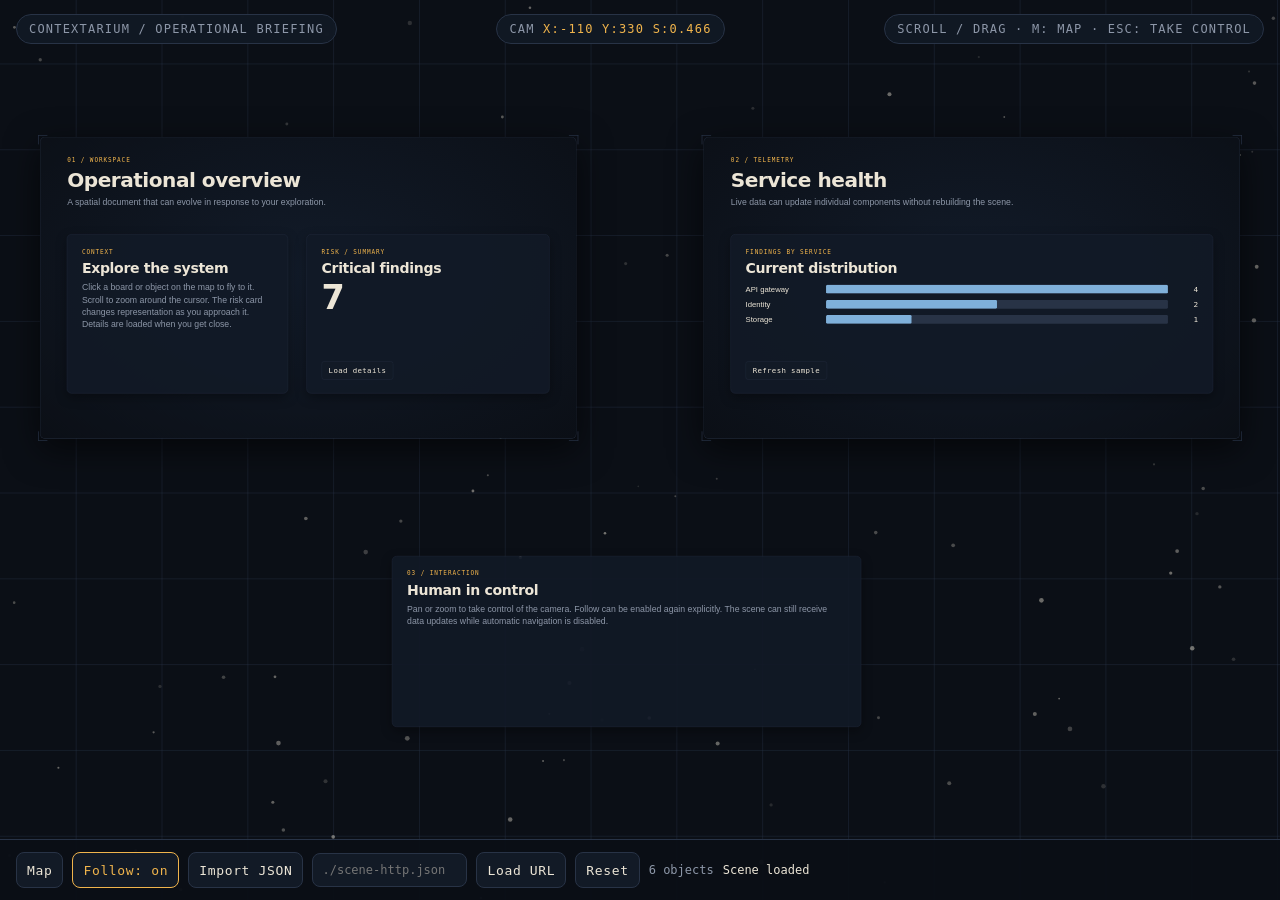
<file: index.html>
<!doctype html><html lang="en"><head><meta charset="utf-8"><meta name="viewport" content="width=device-width,initial-scale=1,viewport-fit=cover"><title>Contextarium — spatial workspace</title><meta http-equiv="Content-Security-Policy" content="default-src 'none'; script-src 'unsafe-inline'; style-src 'unsafe-inline'; connect-src 'self'; img-src 'self' data:; base-uri 'none'; form-action 'none'"><style>
:root{
  --ink:#0B0F16;
  --ink2:#121A26;
  --ink3:#172233;
  --line:#283346;
  --paper:#ECE5D6;
  --dim:#8D97A8;
  --sig:#F0B44C;   /* signal / focal highlight */
  --sense:#7FB0DA; /* geometry / camera / sensors */
  --earth:#D27A45; /* clock / grounding */
  --haze:#B486E6;  /* transforms / reveals */
  --ok:#5CCB8A;    /* active / verified */
  --display:"Bricolage Grotesque","Avenir Next","Segoe UI",system-ui,sans-serif;
  --body:"IBM Plex Sans","Helvetica Neue",Arial,sans-serif;
  --mono:"IBM Plex Mono",ui-monospace,"SF Mono",Menlo,monospace;
  color-scheme:dark;
}
*{box-sizing:border-box}
html,body{height:100%;margin:0;padding:0}
body{
  background:var(--ink);
  color:var(--paper);
  font-family:var(--body);
  overflow:hidden;
  user-select:auto;
}

/* Stage & World */
#stage{position:fixed;inset:0;overflow:hidden;cursor:default;touch-action:none}
#stage.explore{cursor:grab}
#stage.explore.drag{cursor:grabbing}
#bg{position:absolute;inset:0;width:100%;height:100%;display:block}
#world{position:absolute;left:0;top:0;transform-origin:0 0}
#macro{position:absolute;left:-14000px;top:-14000px;width:28000px;height:28000px;overflow:visible;pointer-events:none}

/* Drafting Boards */
.board{
  position:absolute;
  width:1600px;
  height:900px;
  transform-origin:800px 450px;
  background:radial-gradient(ellipse at 50% 45%, #121B29, #0B0F16);
  border:1px solid rgba(40,51,70,.85);
  border-radius:14px;
  box-shadow:0 30px 100px rgba(0,0,0,.6);
}
.board.clickable{cursor:pointer}
.board.clickable:hover{border-color:var(--sig);box-shadow:0 0 0 2px rgba(240,180,76,.35),0 30px 100px rgba(0,0,0,.65)}
.board>svg{position:absolute;inset:0;width:1600px;height:900px;overflow:visible;pointer-events:none}
.board .h{position:absolute}

/* Architectural Corner Marks & Title Block */
.sheet-mark{position:absolute;width:28px;height:28px;border-color:var(--line);border-style:solid;border-width:0;pointer-events:none}
.tl{left:-7px;top:-7px;border-left-width:2px;border-top-width:2px}
.tr{right:-7px;top:-7px;border-right-width:2px;border-top-width:2px}
.bl{left:-7px;bottom:-7px;border-left-width:2px;border-bottom-width:2px}
.br{right:-7px;bottom:-7px;border-right-width:2px;border-bottom-width:2px}
.tblock{
  position:absolute;right:28px;bottom:20px;
  font:500 14px/1 var(--mono);color:var(--dim);
  letter-spacing:.14em;text-transform:uppercase;
  display:flex;gap:18px;border-top:1px solid var(--line);padding-top:10px;
  pointer-events:none;
}
.tblock b{color:var(--paper);font-weight:500}

/* Board Typography */
.eyebrow{left:84px;top:56px;font:500 17px/1 var(--mono);letter-spacing:.2em;text-transform:uppercase;color:var(--sig)}
.h2{left:84px;top:88px;font:700 56px/1.04 var(--display);letter-spacing:-.02em;max-width:1180px;text-wrap:balance}
.txt{font:400 23px/1.38 var(--body);color:var(--paper)}
.small{font:400 18px/1.4 var(--body);color:var(--dim)}
.code{
  font:500 18px/1.45 var(--mono);
  background:var(--ink);
  border:1px solid var(--line);
  border-radius:10px;
  padding:14px 18px;
  color:var(--paper);
}
.card{
  background:rgba(18,26,38,.92);
  border:1.5px solid var(--line);
  border-radius:14px;
  padding:20px 22px;
  box-shadow:0 12px 32px rgba(0,0,0,.35);
}
.pill{
  display:inline-block;
  border:1.5px solid currentColor;
  border-radius:999px;
  padding:4px 12px;
  font:500 14px/1.1 var(--mono);
  letter-spacing:.1em;
  text-transform:uppercase;
}

/* SVG Styles */
svg text{font-family:var(--mono);fill:var(--paper)}
svg .t-lab{font:500 19px var(--mono);letter-spacing:.08em;text-transform:uppercase}
svg .t-sm{font:400 16px var(--mono);fill:var(--dim)}
svg .t-disp{font:700 28px var(--display)}
.stroke{fill:none;stroke-linecap:round;stroke-linejoin:round}
.s-sig{stroke:var(--sig)}.s-sense{stroke:var(--sense)}.s-earth{stroke:var(--earth)}.s-haze{stroke:var(--haze)}.s-ok{stroke:var(--ok)}.s-line{stroke:var(--line)}.s-dim{stroke:var(--dim)}.s-paper{stroke:var(--paper)}
.f-sig{fill:var(--sig)}.f-sense{fill:var(--sense)}.f-earth{fill:var(--earth)}.f-haze{fill:var(--haze)}.f-ok{fill:var(--ok)}.f-ink{fill:var(--ink)}.f-ink2{fill:var(--ink2)}.f-paper{fill:var(--paper)}.f-dim{fill:var(--dim)}
.c-sig{color:var(--sig)}.c-sense{color:var(--sense)}.c-earth{color:var(--earth)}.c-haze{color:var(--haze)}.c-ok{color:var(--ok)}.c-dim{color:var(--dim)}

/* Reveal Vocabulary */
[data-c]{
  transition:
    opacity .65s ease,
    transform .9s cubic-bezier(.2,.9,.2,1),
    clip-path 1s cubic-bezier(.7,0,.2,1),
    stroke-dashoffset 1.3s cubic-bezier(.65,0,.25,1);
}
svg [data-c]{transform-box:fill-box;transform-origin:center}
.rv{opacity:0;transform:translateY(22px)}
.pop{opacity:0;transform:scale(.45)}
.pop.on{transition:opacity .38s ease, transform .75s cubic-bezier(.22,1,.36,1)}
.fade{opacity:0}
.slide{opacity:0;transform:translateX(-46px)}
.mask{clip-path:inset(-10% 100% -10% 0)}
.mask.on{clip-path:inset(-10% -4% -10% -4%)}
.draw{stroke-dasharray:1 1;stroke-dashoffset:1}
.draw.on{stroke-dashoffset:0}
path.draw[marker-end]:not(.on),path.draw[marker-start]:not(.on){opacity:0}
.on{opacity:1;transform:none}

/* Ambient Motion */
@keyframes spin{to{transform:rotate(360deg)}}
@keyframes spinr{to{transform:rotate(-360deg)}}
@keyframes breathe{50%{opacity:.4}}
@keyframes bob{50%{transform:translateY(-10px)}}
@keyframes dashflow{to{stroke-dashoffset:-40}}
.spin-slow{animation:spin 50s linear infinite;transform-box:fill-box;transform-origin:center}
.spin-rev{animation:spinr 36s linear infinite;transform-box:fill-box;transform-origin:center}
.breathe.on{animation:breathe 2.6s ease-in-out infinite}
.bob.on{animation:bob 3.2s ease-in-out infinite}
.flow{stroke-dasharray:8 12;animation:dashflow 1.4s linear infinite}

/* Top Telemetry / Hint Pill */
#hud{
  position:fixed;top:14px;left:16px;right:16px;
  display:flex;align-items:center;justify-content:space-between;gap:12px;
  pointer-events:none;z-index:5;
}
.pillbar{
  font:500 12px var(--mono);letter-spacing:.1em;text-transform:uppercase;
  color:var(--dim);
  background:rgba(18,26,38,.86);
  border:1px solid var(--line);
  padding:7px 12px;border-radius:999px;
  backdrop-filter:blur(6px);
  white-space:nowrap;
}
.pillbar b{color:var(--sig);font-weight:500}
#hint{transition:opacity .35s}
#hint.hide{opacity:0}

.btn{
  appearance:none;border:1px solid var(--line);
  background:var(--ink2);color:var(--paper);
  height:36px;min-width:36px;border-radius:8px;
  font:500 13px var(--mono);letter-spacing:.05em;
  display:inline-flex;align-items:center;justify-content:center;gap:6px;
  cursor:pointer;padding:0 10px;
  transition:border-color .15s, color .15s;
}
.btn:hover{border-color:var(--dim)}
.btn:focus-visible{outline:2px solid var(--sig);outline-offset:2px}
.btn[aria-pressed="true"]{border-color:var(--sig);color:var(--sig)}

/* Contextarium: arbitrary bounds and native interactive components. */
#stage{cursor:grab}#stage.drag{cursor:grabbing}#world{will-change:auto}.node{position:absolute;transform-origin:0 0;user-select:text;cursor:default}.node[hidden]{display:none}.node.clickable{cursor:pointer}.node:focus-visible{outline:3px solid var(--sig);outline-offset:6px}.node.card{padding:0;overflow:hidden}.node.board{overflow:visible}.node-content{position:relative;height:100%;padding:40px 44px;overflow:hidden;display:flex;flex-direction:column;gap:16px}.board>.node-content{padding:56px 80px;overflow:visible}.node-label{font:500 18px var(--mono);letter-spacing:.15em;text-transform:uppercase;color:var(--sig)}.node-title{font:700 42px/1.1 var(--display);margin:0;letter-spacing:-.025em}.board .node-title{font-size:60px}.node-text{font:400 26px/1.4 var(--body);color:var(--dim);margin:0;max-width:100%;overflow-wrap:anywhere}.board .node-text{max-width:1300px}.metric{font:700 100px/1 var(--display);font-variant-numeric:tabular-nums}.node-actions{display:flex;gap:12px;flex-wrap:wrap;margin-top:auto}.node-actions .btn{height:auto;padding:14px 20px;font-size:22px;white-space:normal;cursor:pointer}.node-list{font:24px/1.5 var(--body);margin:0;padding-left:28px}.chart{display:grid;gap:18px;margin-top:10px}.bar-row{display:grid;grid-template-columns:220px 1fr 70px;gap:20px;align-items:center;font:23px var(--body)}.bar-track{height:26px;background:var(--line);border-radius:4px;overflow:hidden}.bar-value{height:100%;background:var(--sense);border-radius:4px}.bar-number{font:23px var(--mono);text-align:right}.table-wrap{overflow:auto;max-height:250px;touch-action:pan-y}table{border-collapse:collapse;width:100%;font:24px var(--body)}td,th{text-align:left;padding:14px;border-bottom:1px solid var(--line)}th{font:500 18px var(--mono);color:var(--dim);text-transform:uppercase}#hud .pillbar{overflow:hidden;text-overflow:ellipsis;max-width:45vw}#hud{top:14px}#toolbar{position:fixed;bottom:0;left:0;right:0;display:flex;gap:9px;align-items:center;flex-wrap:wrap;padding:12px 16px;background:rgba(11,15,22,.96);border-top:1px solid var(--line);z-index:9}#status{font:12px var(--mono);color:var(--paper);flex:1;min-width:100px}#scene-url{width:155px;max-width:24vw;background:var(--ink2);border:1px solid var(--line);color:var(--paper);border-radius:8px;padding:9px;font:12px var(--mono)}#count{font:12px var(--mono);color:var(--dim)}@media(max-width:650px){#camHud{display:none}#toolbar{gap:5px;padding:8px}#scene-url{width:95px}#status{flex-basis:100%}}@media(prefers-reduced-motion:reduce){*,*::before,*::after{animation:none!important;transition:none!important}}
</style></head><body><div id="stage" class="explore" aria-label="Spatial workspace"><canvas id="bg" aria-hidden="true"></canvas><div id="world"></div></div><div id="hud"><div class="pillbar" id="title">Contextarium</div><div class="pillbar" id="camHud">CAM <b id="camReadout"></b></div><div class="pillbar">Scroll / drag · M: map · Esc: take control</div></div><div id="toolbar"><button class="btn" id="map" type="button">Map</button><button class="btn" id="follow" type="button" aria-pressed="true">Follow: on</button><button class="btn" id="import" type="button">Import JSON</button><input id="file" type="file" accept="application/json,.json" hidden><input id="scene-url" aria-label="Scene URL" placeholder="./scene-http.json"><button class="btn" id="load-url" type="button">Load URL</button><button class="btn" id="reset" type="button">Reset</button><span id="count"></span><span id="status" role="status"></span></div><script type="application/json" id="demo">{"version": 1, "title": "Contextarium / operational briefing", "objects": [{"id": "briefing", "type": "board", "x": -1900, "y": -550, "w": 1600, "h": 900, "props": {"label": "01 / WORKSPACE", "title": "Operational overview", "text": "A spatial document that can evolve in response to your exploration."}}, {"id": "summary", "type": "text", "x": 80, "y": 290, "w": 660, "h": 475, "props": {"label": "CONTEXT", "title": "Explore the system", "text": "Click a board or object on the map to fly to it. Scroll to zoom around the cursor. The risk card changes representation as you approach it. Details are loaded when you get close."}, "parent": "briefing"}, {"id": "risk", "type": "metric", "x": 795, "y": 290, "w": 725, "h": 475, "props": {"label": "RISK / SUMMARY", "title": "Critical findings", "value": 7, "buttons": [{"label": "Load details", "event": "details"}]}, "variants": [{"minZoom": 0.8, "type": "metric", "props": {"text": "Three services need review. Details can be discovered by zooming or clicking."}}], "parent": "briefing"}, {"id": "services", "type": "board", "x": 80, "y": -550, "w": 1600, "h": 900, "props": {"label": "02 / TELEMETRY", "title": "Service health", "text": "Live data can update individual components without rebuilding the scene."}}, {"id": "trend", "type": "chart", "x": 80, "y": 290, "w": 1440, "h": 475, "props": {"label": "FINDINGS BY SERVICE", "title": "Current distribution", "items": [{"label": "API gateway", "value": 4}, {"label": "Identity", "value": 2}, {"label": "Storage", "value": 1}], "buttons": [{"label": "Refresh sample", "event": "refresh"}]}, "parent": "services"}, {"id": "notes", "type": "text", "x": -850, "y": 700, "w": 1400, "h": 510, "props": {"label": "03 / INTERACTION", "title": "Human in control", "text": "Pan or zoom to take control of the camera. Follow can be enabled again explicitly. The scene can still receive data updates while automatic navigation is disabled."}}], "behaviours": [{"id": "discover", "on": {"event": "camera.enter", "target": "risk", "minZoom": 1.25}, "actions": [{"command": "data.fetch", "source": "risk-details"}], "once": true}, {"id": "details-click", "on": {"event": "widget.action", "target": "risk", "name": "details"}, "actions": [{"command": "data.fetch", "source": "risk-click"}]}, {"id": "refresh", "on": {"event": "widget.action", "target": "trend", "name": "refresh"}, "actions": [{"command": "data.fetch", "source": "telemetry"}]}], "sources": {"risk-details": {"kind": "inline", "commands": [{"command": "object.update", "target": "risk", "props": {"value": 9}}, {"command": "object.upsert", "object": {"id": "details", "type": "board", "x": 1900, "y": -550, "w": 1600, "h": 900, "props": {"label": "04 / DISCOVERED", "title": "Affected services", "text": "This board was created by a JSON response, not embedded as HTML."}}}, {"command": "object.upsert", "object": {"id": "findings", "type": "table", "x": 80, "y": 290, "w": 1440, "h": 475, "props": {"title": "Prioritized findings", "columns": ["Service", "Severity", "Open"], "rows": [["API gateway", "Critical", 5], ["Identity", "Critical", 3], ["Storage", "Critical", 1]], "buttons": [{"label": "Return to overview", "event": "return"}]}, "parent": "details"}}, {"command": "object.move", "target": "notes", "x": 300, "y": 850}, {"command": "behaviour.upsert", "behaviour": {"id": "return-home", "on": {"event": "widget.action", "target": "findings", "name": "return"}, "actions": [{"command": "camera.overview"}]}}]}, "risk-click": {"kind": "inline", "commands": [{"command": "object.update", "target": "risk", "props": {"value": 9}}, {"command": "object.upsert", "object": {"id": "details", "type": "board", "x": 1900, "y": -550, "w": 1600, "h": 900, "props": {"label": "04 / DISCOVERED", "title": "Affected services", "text": "This board was created by a JSON response, not embedded as HTML."}}}, {"command": "object.upsert", "object": {"id": "findings", "type": "table", "x": 80, "y": 290, "w": 1440, "h": 475, "props": {"title": "Prioritized findings", "columns": ["Service", "Severity", "Open"], "rows": [["API gateway", "Critical", 5], ["Identity", "Critical", 3], ["Storage", "Critical", 1]], "buttons": [{"label": "Return to overview", "event": "return"}]}, "parent": "details"}}, {"command": "object.move", "target": "notes", "x": 300, "y": 850}, {"command": "behaviour.upsert", "behaviour": {"id": "return-home", "on": {"event": "widget.action", "target": "findings", "name": "return"}, "actions": [{"command": "camera.overview"}]}}, {"command": "camera.focus", "target": "details"}]}, "telemetry": {"kind": "inline", "commands": [{"command": "object.update", "target": "trend", "props": {"items": [{"label": "API gateway", "value": 5}, {"label": "Identity", "value": 3}, {"label": "Storage", "value": 1}]}}]}}, "camera": {"initial": "overview"}}</script><script>
/* Camera interpolation and adaptive background derived from the supplied Spatial Explainer reference. */
const ease = p => p < 0.5 ? 4 * p * p * p : 1 - Math.pow(-2 * p + 2, 3) / 2;

function lerpCam(a, b, p, fly) {
  const e = ease(Math.max(0, Math.min(1, p)));
  const x = a.x + (b.x - a.x) * e;
  const y = a.y + (b.y - a.y) * e;
  // Geometric interpolation for scale looks uniform to the eye
  let s = Math.exp(Math.log(a.s) + (Math.log(b.s) - Math.log(a.s)) * e);
  if (fly) {
    // Gentle zoom-out arc midway through long flights
    const dip = Math.sin(e * Math.PI);
    s *= Math.exp(-0.55 * dip);
  }
  return { x, y, s };
}


const cv = document.getElementById('bg');
const ctx = cv.getContext('2d');
let DPR = 1;
function resize() {
  DPR = Math.min(2, devicePixelRatio || 1);
  cv.width = innerWidth * DPR;
  cv.height = innerHeight * DPR;
}
window.addEventListener('resize', resize);
resize();

const dust = Array.from({ length: 120 }, () => ({
  x: Math.random(),
  y: Math.random(),
  z: 0.2 + Math.random() * 0.65,
  a: 0.12 + Math.random() * 0.35,
  r: 0.8 + Math.random() * 1.6
}));

let prevCam = null;
function drawBg(c) {
  const W = innerWidth, Hh = innerHeight, k = baseScale() * c.s;
  ctx.setTransform(DPR, 0, 0, DPR, 0, 0);
  ctx.clearRect(0, 0, W, Hh);

  // Choose an adaptive grid spacing in world units so grid squares stay readable at any zoom
  const rawStep = 90 / k;
  const pow = Math.pow(2, Math.round(Math.log2(rawStep)));
  const step = Math.max(64, pow);
  const pxStep = step * k;

  ctx.strokeStyle = 'rgba(40,51,70,.42)';
  ctx.lineWidth = 1;
  ctx.beginPath();
  const ox = ((W / 2 - c.x * k) % pxStep + pxStep) % pxStep;
  const oy = (((Hh - 36) / 2 - c.y * k) % pxStep + pxStep) % pxStep;
  for (let x = ox; x < W; x += pxStep) { ctx.moveTo(x, 0); ctx.lineTo(x, Hh); }
  for (let y = oy; y < Hh; y += pxStep) { ctx.moveTo(0, y); ctx.lineTo(W, y); }
  ctx.stroke();

  // Parallax dust with motion streaks during camera flight
  const vx = prevCam ? (c.x - prevCam.x) * k : 0;
  const vy = prevCam ? (c.y - prevCam.y) * k : 0;
  const speedPx = Math.hypot(vx, vy);

  for (const d of dust) {
    const sx = ((d.x * W - c.x * k * 0.08 * d.z) % W + W) % W;
    const sy = ((d.y * Hh - c.y * k * 0.08 * d.z) % Hh + Hh) % Hh;
    ctx.fillStyle = `rgba(236,229,214,${d.a})`;
    if (speedPx > 3 && !reducedMotion.matches) {
      ctx.strokeStyle = `rgba(240,180,76,${Math.min(0.45, d.a * 0.9)})`;
      ctx.lineWidth = d.r;
      ctx.beginPath();
      ctx.moveTo(sx, sy);
      ctx.lineTo(sx + vx * 0.35 * d.z, sy + vy * 0.35 * d.z);
      ctx.stroke();
    } else {
      ctx.beginPath();
      ctx.arc(sx, sy, d.r, 0, Math.PI * 2);
      ctx.fill();
    }
  }
  prevCam = { ...c };
}


'use strict';
const world = document.getElementById('world'), stage = document.getElementById('stage');
const $ = id => document.getElementById(id);
const reducedMotion = matchMedia('(prefers-reduced-motion: reduce)');
const clone = x => JSON.parse(JSON.stringify(x));
const own = (o,k) => Object.prototype.hasOwnProperty.call(o,k);
const obj = v => v !== null && typeof v === 'object' && !Array.isArray(v);
const idOK = v => typeof v === 'string' && /^[a-zA-Z][\w-]{0,63}$/.test(v) && !['constructor','prototype','__proto__'].includes(v);
const num = (v,lo,hi) => typeof v === 'number' && Number.isFinite(v) && v>=lo && v<=hi;
const str = (v,n=2000) => typeof v==='string' && v.length<=n;
const fail = m => {throw Error(m)};
const check = (v,m) => {if(!v) fail(m)};
const keys = (o,allowed) => {check(obj(o),'Expected object');for(const k of Object.keys(o))check(allowed.includes(k),`Unexpected field: ${k}`)};
const optional = (o,k,f) => !own(o,k)||f(o[k]);
const catalog = new Set(['board','text','metric','list','chart','table','controls']);
const eventTypes = new Set(['widget.action','camera.enter','camera.leave','scene.ready','data.loaded']);
const LIMIT=250;
const MAX_COORD=1000000;
const MIN_S=.002, MAX_S=16;
function validProps(p){
  keys(p,['label','title','text','value','items','rows','columns','buttons']);
  for(const k of ['label','title','text'])check(optional(p,k,v=>str(v)),`Invalid ${k}`);
  check(optional(p,'value',v=>str(v,200)||num(v,-1e12,1e12)),'Invalid value');
  check(optional(p,'items',v=>Array.isArray(v)&&v.length<=100&&v.every(i=>str(i,300)||(obj(i)&&Object.keys(i).every(k=>['label','value'].includes(k))&&str(i.label,100)&&num(i.value,0,1e12)))),'Invalid items');
  check(optional(p,'columns',v=>Array.isArray(v)&&v.length<=12&&v.every(i=>str(i,100))),'Invalid columns');
  check(optional(p,'rows',v=>Array.isArray(v)&&v.length<=100&&v.every(r=>Array.isArray(r)&&r.length<=12&&r.every(i=>str(i,300)||num(i,-1e12,1e12)))),'Invalid rows');
  check(optional(p,'buttons',v=>Array.isArray(v)&&v.length<=10&&v.every(b=>obj(b)&&Object.keys(b).every(k=>['label','event'].includes(k))&&str(b.label,100)&&idOK(b.event))),'Invalid buttons');
}
function validNode(n){
  keys(n,['id','type','parent','x','y','w','h','props','variants','hidden']);
  check(idOK(n.id)&&catalog.has(n.type),'Invalid object id/type');
  check(optional(n,'parent',v=>v===null||idOK(v)),'Invalid parent');
  check(num(n.x,-MAX_COORD,MAX_COORD)&&num(n.y,-MAX_COORD,MAX_COORD)&&num(n.w,100,20000)&&num(n.h,80,20000),'Invalid object bounds');
  check(optional(n,'hidden',v=>typeof v==='boolean'),'Invalid hidden');
  validProps(n.props);
  check(optional(n,'variants',v=>Array.isArray(v)&&v.length<=8),'Invalid variants');
  let last=0;
  for(const v of n.variants||[]){keys(v,['minZoom','type','props']);check(num(v.minZoom,MIN_S,MAX_S)&&v.minZoom>last,'Variants must be sorted by ascending minZoom');check(catalog.has(v.type)&&v.type!=='board'&&n.type!=='board','Invalid semantic variant type');validProps(v.props);last=v.minZoom;}
}
function validBehaviour(b){
  keys(b,['id','on','once','actions']);check(idOK(b.id),'Invalid behaviour id');
  keys(b.on,['event','target','name','minZoom']);check(eventTypes.has(b.on.event),'Invalid event');
  check(optional(b.on,'target',idOK)&&optional(b.on,'name',idOK)&&optional(b.on,'minZoom',v=>num(v,MIN_S,MAX_S)),'Invalid event filter');
  if(b.on.event.startsWith('camera.'))check(idOK(b.on.target),'Camera rule needs target');
  check(optional(b,'once',v=>typeof v==='boolean'),'Invalid once');check(Array.isArray(b.actions)&&b.actions.length>0&&b.actions.length<=20,'Invalid actions');
  b.actions.forEach(validCommand);
}
function validSource(s){
  check(obj(s),'Invalid source');
  if(s.kind==='inline'){keys(s,['kind','commands']);check(Array.isArray(s.commands)&&s.commands.length<=100,'Invalid inline response');s.commands.forEach(validResponseCommand);}
  else if(s.kind==='http'){keys(s,['kind','url']);check(str(s.url,1000),'Invalid URL');const u=new URL(s.url,location.href);check(['http:','https:'].includes(u.protocol)&&u.origin===location.origin&&!u.username&&!u.password,'HTTP sources must be same-origin');}
  else fail('Unknown source kind');
}
function validCommand(c){
  check(obj(c),'Invalid command');
  switch(c.command){
    case 'object.upsert':keys(c,['command','object']);validNode(c.object);break;
    case 'object.update':keys(c,['command','target','props']);check(idOK(c.target),'Invalid target');validProps(c.props);break;
    case 'object.move':keys(c,['command','target','x','y','parent']);check(idOK(c.target)&&num(c.x,-MAX_COORD,MAX_COORD)&&num(c.y,-MAX_COORD,MAX_COORD)&&optional(c,'parent',v=>v===null||idOK(v)),'Invalid move');break;
    case 'object.resize':keys(c,['command','target','w','h']);check(idOK(c.target)&&num(c.w,100,20000)&&num(c.h,80,20000),'Invalid resize');break;
    case 'object.delete':keys(c,['command','target']);check(idOK(c.target),'Invalid target');break;
    case 'object.visibility':keys(c,['command','target','hidden']);check(idOK(c.target)&&typeof c.hidden==='boolean','Invalid visibility');break;
    case 'behaviour.upsert':keys(c,['command','behaviour']);validBehaviour(c.behaviour);break;
    case 'behaviour.delete':keys(c,['command','target']);check(idOK(c.target),'Invalid behaviour target');break;
    case 'camera.focus':keys(c,['command','target','durationMs']);check(idOK(c.target)&&optional(c,'durationMs',v=>num(v,0,5000)),'Invalid focus');break;
    case 'camera.overview':keys(c,['command','durationMs']);check(optional(c,'durationMs',v=>num(v,0,5000)),'Invalid overview');break;
    case 'camera.set':keys(c,['command','x','y','s','durationMs']);check(num(c.x,-MAX_COORD,MAX_COORD)&&num(c.y,-MAX_COORD,MAX_COORD)&&num(c.s,MIN_S,MAX_S)&&optional(c,'durationMs',v=>num(v,0,5000)),'Invalid camera');break;
    case 'data.fetch':keys(c,['command','source']);check(idOK(c.source),'Invalid source id');break;
    default:fail('Unknown command: '+c.command);
  }
}
function validResponseCommand(c){validCommand(c);check(c.command!=='data.fetch','Response cannot directly initiate a fetch');}
function validate(s){
  keys(s,['version','title','objects','behaviours','sources','camera']);check(s.version===1&&str(s.title,120),'Invalid scene version/title');
  check(Array.isArray(s.objects)&&s.objects.length<=LIMIT,'Too many objects');
  const nodes=new Map();for(const n of s.objects){validNode(n);check(!nodes.has(n.id),'Duplicate object '+n.id);nodes.set(n.id,n)}
  for(const n of nodes.values()){let cur=n, seen=new Set();while(cur.parent){check(!seen.has(cur.id),'Parent cycle');seen.add(cur.id);cur=nodes.get(cur.parent);check(cur&&cur.type==='board','Parent must be existing board');check(seen.size<=8,'Board nesting limit');}}
  check(Array.isArray(s.behaviours)&&s.behaviours.length<=100,'Invalid behaviours');const ids=new Set();for(const b of s.behaviours){validBehaviour(b);check(!ids.has(b.id),'Duplicate behaviour');ids.add(b.id)}
  check(obj(s.sources)&&Object.keys(s.sources).length<=50,'Invalid sources');for(const [k,v] of Object.entries(s.sources)){check(idOK(k),'Invalid source id');validSource(v);}
  for(const b of s.behaviours)for(const a of b.actions)if(a.command==='data.fetch')check(own(s.sources,a.source),'Unknown source: '+a.source);
  keys(s.camera,['initial']);check(s.camera.initial==='overview'||nodes.has(s.camera.initial),'Invalid initial camera');
  return s;
}
let scene, nodes=new Map(), dom=new Map(), fired=new Set(), running=new Set(), inside=new Map(), requests=new Map(), generation=0, revision=0;
let lastCam={x:0,y:0,s:1}, flight=null, dirty=true, settleAt=0, cameraDirty=true, mapMode=true, follow=true, humanEpoch=0, dragging=null;
const bus=new EventTarget();
function status(msg){$('status').textContent=msg;}
function emit(type,detail={}){
  const event={type,...detail};bus.dispatchEvent(new CustomEvent(type,{detail:clone(event)}));
  for(const b of scene?.behaviours||[]){const o=b.on;if(o.event!==type||o.target&&o.target!==event.target||o.name&&o.name!==event.name)continue;
    if(o.minZoom!==undefined&&lastCam.s<o.minZoom&&!type.startsWith('camera.'))continue;
    if(type.startsWith('camera.')&&event.rule!==b.id)continue;
    if((b.once&&fired.has(b.id))||running.has(b.id))continue;
    const gen=generation, epoch=humanEpoch;running.add(b.id);
    Promise.resolve().then(async()=>{try{for(const a of b.actions){if(gen!==generation)return;await dispatch(a,{epoch});}if(gen===generation&&b.once)fired.add(b.id);}catch(e){if(gen===generation)status('Action rejected: '+e.message);}finally{if(gen===generation)running.delete(b.id);}});
  }
}
function abs(n){let x=n.x,y=n.y,hidden=!!n.hidden,p=n.parent;while(p){const b=nodes.get(p);x+=b.x;y+=b.y;hidden=hidden||!!b.hidden;p=b.parent;}return {...n,x,y,hidden};}
function baseScale(){return Math.max(.01,Math.min(innerWidth/1600,(innerHeight-68)/900)*.9)}
function screenToWorld(px,py,c){const k=baseScale()*c.s;return {x:c.x+(px-innerWidth/2)/k,y:c.y+(py-(innerHeight-36)/2)/k};}
function fit(bounds){const w=Math.max(1,bounds.w),h=Math.max(1,bounds.h);return{x:bounds.x+w/2,y:bounds.y+h/2,s:Math.max(MIN_S,Math.min(MAX_S,Math.min((innerWidth-80)/w,(innerHeight-130)/h)/baseScale()))};}
function overview(){const a=[...nodes.values()].map(abs).filter(n=>!n.hidden);if(!a.length)return{x:0,y:0,s:1};const x=Math.min(...a.map(n=>n.x)),y=Math.min(...a.map(n=>n.y));return fit({x,y,w:Math.max(...a.map(n=>n.x+n.w))-x,h:Math.max(...a.map(n=>n.y+n.h))-y});}
function target(c){if(c.command==='camera.overview')return overview();if(c.command==='camera.set')return{x:c.x,y:c.y,s:c.s};const n=nodes.get(c.target);check(n&&!abs(n).hidden,'Camera target unavailable');return fit(abs(n));}
function flyTo(to,durationMs,owner="automation"){const from={...lastCam},dist=Math.hypot(to.x-from.x,to.y-from.y),scaleJump=Math.abs(Math.log(to.s/from.s));const duration=reducedMotion.matches?0:durationMs??1000*Math.min(2.6,Math.max(1.25,1.1+scaleJump*.75+dist/8500));flight=duration?{from,to,t:performance.now(),duration,owner,fly:dist>1800||scaleJump>.3}:null;if(!flight){lastCam=to;settleAt=performance.now();}cameraDirty=true;dirty=true;}
function syncFollow(){ $('follow').textContent='Follow: '+(follow?'on':'off');$('follow').setAttribute('aria-pressed',String(follow)); }
function manual(){humanEpoch++;follow=false;syncFollow();flight=null;mapMode=false;cameraDirty=true;dirty=true;}
function userNav(c){humanEpoch++;mapMode=c.command==='camera.overview';flyTo(target(c),c.durationMs,"human");}
function automated(c,epoch){if(!follow||dragging||flight?.owner==="human"||epoch!==humanEpoch){status('Camera request skipped: human control');emit('camera.interrupted',{reason:'human-control'});return;}mapMode=c.command==='camera.overview';flyTo(target(c),c.durationMs);}
function element(tag,cls,text){const el=document.createElement(tag);if(cls)el.className=cls;if(text!==undefined)el.textContent=String(text);return el;}
function display(n){let v=n;for(const q of n.variants||[])if(lastCam.s>=q.minZoom)v={...n,type:q.type,props:{...n.props,...q.props}};return v;}
function makeContent(n){const p=n.props,c=element('div','node-content');if(p.label)c.append(element('div','node-label',p.label));if(p.title)c.append(element('h2','node-title',p.title));if(p.text)c.append(element('p','node-text',p.text));
  if(n.type==='metric'&&p.value!==undefined)c.append(element('div','metric',p.value));
  if(n.type==='list'){const list=element('ul','node-list');for(const item of p.items||[])list.append(element('li','',typeof item==='string'?item:`${item.label}: ${item.value}`));c.append(list);}
  if(n.type==='chart'){const items=(p.items||[]).filter(obj),max=Math.max(1,...items.map(i=>i.value));const bars=element('div','chart');for(const i of items){const r=element('div','bar-row');r.append(element('span','bar-label',i.label));const track=element('div','bar-track'),bar=element('div','bar-value');bar.style.width=(i.value/max*100)+'%';track.append(bar);r.append(track,element('span','bar-number',i.value));bars.append(r);}c.append(bars);}
  if(n.type==='table'){const wrap=element('div','table-wrap'),t=element('table');const head=element('thead'),hr=element('tr');for(const col of p.columns||[])hr.append(element('th','',col));head.append(hr);t.append(head);const body=element('tbody');for(const row of p.rows||[]){const tr=element('tr');for(const cell of row)tr.append(element('td','',cell));body.append(tr);}t.append(body);wrap.append(t);c.append(wrap);}
  if(p.buttons?.length){const actions=element('div','node-actions');for(const b of p.buttons){const btn=element('button','btn',b.label);btn.type='button';btn.addEventListener('click',e=>{e.stopPropagation();emit('widget.action',{target:n.id,name:b.event});});actions.append(btn);}c.append(actions);}
  return c;
}
function render(){
  for(const [id,entry] of dom)if(!nodes.has(id)){entry.el.remove();dom.delete(id);}
  // Flatten objects into the original world container; parent coordinates are logical, not CSS nested transforms.
  const depths=n=>{let d=0;while(n.parent){d++;n=nodes.get(n.parent);}return d};
  const sorted=[...nodes.values()].sort((a,b)=>depths(a)-depths(b));
  for(const n of sorted){const a=abs(n),v=display(n);let entry=dom.get(n.id);if(!entry){const el=element('section','node');el.dataset.id=n.id;el.tabIndex=0;el.addEventListener('click',e=>{if(e.target.closest('button, input, select, textarea, a'))return;if(mapMode){e.stopPropagation();userNav({command:'camera.focus',target:n.id});}else emit('widget.action',{target:n.id,name:'select'});});el.addEventListener('dblclick',e=>{if(!e.target.closest('button,input,select,textarea,a')){e.stopPropagation();userNav({command:'camera.focus',target:n.id});}});el.addEventListener('keydown',e=>{if(e.key==='Enter'&&e.target===el){e.stopPropagation();userNav({command:'camera.focus',target:n.id});}});world.append(el);entry={el,key:null};dom.set(n.id,entry);if(!reducedMotion.matches)el.animate([{opacity:0},{opacity:1}],{duration:500,easing:'ease-out'});}
    const {el}=entry;el.className='node '+(n.type==='board'?'board':'card')+(mapMode?' clickable':'');Object.assign(el.style,{left:a.x+'px',top:a.y+'px',width:n.w+'px',height:n.h+'px',zIndex:String(depths(n)*2+(n.type==='board'?0:1))});el.hidden=a.hidden;el.setAttribute('aria-label',v.props.title||n.id);
    const key=JSON.stringify([v.type,v.props,n.type]);if(key!==entry.key){const content=makeContent(v);if(n.type==='board'){for(const k of ['tl','tr','bl','br'])content.append(element('div','sheet-mark '+k));}el.replaceChildren(content);entry.key=key;}
  }
  $('count').textContent=nodes.size+' objects';$('title').textContent=scene.title;dirty=false;
}
function evaluateCamera(){
  if(!scene)return;const k=baseScale()*lastCam.s,hw=innerWidth/2/k,hh=(innerHeight-36)/2/k;
  const active=new Set();for(const b of scene.behaviours){if(!b.on.event.startsWith('camera.'))continue;active.add(b.id);const n=nodes.get(b.on.target),a=n?abs(n):null;const yes=!!a&&!a.hidden&&lastCam.s>=(b.on.minZoom??MIN_S)&&Math.abs(a.x+a.w/2-lastCam.x)<=hw&&Math.abs(a.y+a.h/2-lastCam.y)<=hh;const old=inside.get(b.id)||false;inside.set(b.id,yes);if(yes!==old)emit(yes?'camera.enter':'camera.leave',{target:b.on.target,rule:b.id,zoom:lastCam.s});}
  for(const id of inside.keys())if(!active.has(id))inside.delete(id);
}
function getObj(s,id){const n=s.objects.find(n=>n.id===id);check(n,'Unknown object '+id);return n;}
function applyMutation(s,c){switch(c.command){
  case 'object.upsert':{const i=s.objects.findIndex(n=>n.id===c.object.id);if(i<0)s.objects.push(clone(c.object));else s.objects[i]=clone(c.object);break;}
  case 'object.update':{const n=getObj(s,c.target);n.props={...n.props,...clone(c.props)};break;}
  case 'object.move':{const n=getObj(s,c.target);n.x=c.x;n.y=c.y;if(own(c,'parent'))n.parent=c.parent;break;}
  case 'object.resize':{const n=getObj(s,c.target);n.w=c.w;n.h=c.h;break;}
  case 'object.visibility':getObj(s,c.target).hidden=c.hidden;break;
  case 'object.delete':{getObj(s,c.target);const removed=new Set([c.target]);let changed;do{changed=false;for(const n of s.objects)if(removed.has(n.parent)&&!removed.has(n.id)){removed.add(n.id);changed=true;}}while(changed);s.objects=s.objects.filter(n=>!removed.has(n.id));if(removed.has(s.camera.initial))s.camera.initial='overview';break;}
  case 'behaviour.upsert':{const i=s.behaviours.findIndex(b=>b.id===c.behaviour.id);if(i<0)s.behaviours.push(clone(c.behaviour));else s.behaviours[i]=clone(c.behaviour);break;}
  case 'behaviour.delete':s.behaviours=s.behaviours.filter(b=>b.id!==c.target);break;
  default:fail('Not a mutation');
}}
function applyBatch(commands,{epoch=humanEpoch}={}){
  check(Array.isArray(commands)&&commands.length<=100,'Invalid command batch');commands.forEach(validResponseCommand);const next=clone(scene);const cams=[];for(const c of commands){if(c.command.startsWith('camera.'))cams.push(c);else applyMutation(next,c);}
  validate(next);for(const c of cams)if(c.command==='camera.focus'){let n=getObj(next,c.target);while(n){check(!n.hidden,'Camera target hidden');n=n.parent?getObj(next,n.parent):null;}}
  const changed=commands.some(c=>!c.command.startsWith('camera.'));if(changed){for(const b of next.behaviours){const old=scene.behaviours.find(x=>x.id===b.id);if(JSON.stringify(b)!==JSON.stringify(old)){fired.delete(b.id);inside.delete(b.id);}}
    scene=next;nodes=new Map(scene.objects.map(n=>[n.id,n]));revision++;dirty=true;cameraDirty=true;settleAt=performance.now()+100;emit('scene.changed',{revision});}
  for(const c of cams)automated(c,epoch);
  return {revision};
}
async function dispatch(c,{epoch=humanEpoch}={}){validCommand(c);if(c.command==='data.fetch')return fetchSource(c.source,epoch);return applyBatch([c],{epoch});}
async function fetchSource(name,epoch){
  check(own(scene.sources,name),'Unknown source '+name);if(requests.has(name))return requests.get(name).promise;const gen=generation,source=clone(scene.sources[name]),controller=new AbortController();
  const promise=Promise.resolve().then(async()=>{try{status('Loading '+name+'…');let commands;
    if(source.kind==='inline')commands=clone(source.commands);else{const timeout=setTimeout(()=>controller.abort(),15000);try{const response=await fetch(new URL(source.url,location.href),{signal:controller.signal,credentials:'same-origin',redirect:'error',cache:'no-store'});check(response.ok,'HTTP '+response.status);const text=await response.text();check(text.length<=1000000,'Response too large');commands=JSON.parse(text);}finally{clearTimeout(timeout);}}
    if(gen!==generation)return;applyBatch(commands,{epoch});status('Loaded '+name);emit('data.loaded',{name});return {revision};
  }catch(e){if(gen===generation)status('Fetch failed: '+e.message);throw e;}finally{if(gen===generation)requests.delete(name);}});requests.set(name,{promise,controller});return promise;
}
function loadScene(input){const next=validate(clone(input));generation++;for(const r of requests.values())r.controller.abort();requests.clear();fired.clear();running.clear();inside.clear();scene=next;nodes=new Map(scene.objects.map(n=>[n.id,n]));revision=0;humanEpoch++;follow=true;syncFollow();flight=null;mapMode=scene.camera.initial==='overview';lastCam=mapMode?overview():target({command:'camera.focus',target:scene.camera.initial});dirty=true;cameraDirty=true;settleAt=performance.now()+150;status('Scene loaded');emit('scene.ready');}
window.contextarium=window.fieldwork=Object.freeze({getState:()=>({scene:clone(scene),camera:{...lastCam},revision,follow}),loadScene,dispatch:c=>dispatch(clone(c)),batch:c=>applyBatch(clone(c)),events:bus});
$('map').onclick=()=>userNav({command:'camera.overview'});$('follow').onclick=()=>{follow=!follow;humanEpoch++;if(!follow&&flight?.owner!=="human"){flight=null;settleAt=performance.now()+100;}syncFollow();status(follow?'Automatic navigation enabled':'Human controls camera');};
$('import').onclick=()=>$('file').click();$('file').onchange=async e=>{try{const f=e.target.files[0];if(f){check(f.size<=1000000,'File too large');loadScene(JSON.parse(await f.text()));}}catch(err){status('Import rejected: '+err.message);}e.target.value='';};
$('reset').onclick=()=>loadScene(JSON.parse($('demo').textContent));
$('load-url').onclick=async()=>{const url=$('scene-url').value.trim();try{const u=new URL(url,location.href);check(['http:','https:'].includes(u.protocol)&&u.origin===location.origin,'Scene URL must be same-origin HTTP');const gen=generation;const r=await fetch(u,{redirect:'error',cache:'no-store',credentials:'same-origin'});check(r.ok,'HTTP '+r.status);const t=await r.text();check(t.length<=1000000,'Scene too large');if(gen===generation)loadScene(JSON.parse(t));}catch(e){status('Load rejected: '+e.message);}};
stage.addEventListener('pointerdown',e=>{if(e.button!==0||e.target.closest('button,input,select,textarea,a'))return;dragging={id:e.pointerId,x:e.clientX,y:e.clientY,c:{...lastCam},moved:false};});
window.addEventListener('pointermove',e=>{if(!dragging||dragging.id!==e.pointerId)return;const dx=e.clientX-dragging.x,dy=e.clientY-dragging.y;if(!dragging.moved&&Math.hypot(dx,dy)<5)return;if(!dragging.moved){manual();dragging.moved=true;stage.classList.add('drag');stage.setPointerCapture(e.pointerId);}const k=baseScale()*dragging.c.s;lastCam={...dragging.c,x:dragging.c.x-dx/k,y:dragging.c.y-dy/k};cameraDirty=true;settleAt=Infinity;});
function endDrag(){if(dragging?.moved){settleAt=performance.now()+150;stage.classList.remove('drag');}dragging=null;}
window.addEventListener('pointerup',endDrag);window.addEventListener('pointercancel',endDrag);stage.addEventListener('lostpointercapture',endDrag);
stage.addEventListener('wheel',e=>{if(e.target.closest('.table-wrap')&&!e.ctrlKey)return;e.preventDefault();manual();const before=screenToWorld(e.clientX,e.clientY,lastCam),factor=Math.exp(-e.deltaY*(e.deltaMode===1?16:1)*.0014);lastCam.s=Math.max(MIN_S,Math.min(MAX_S,lastCam.s*factor));const after=screenToWorld(e.clientX,e.clientY,lastCam);lastCam.x+=before.x-after.x;lastCam.y+=before.y-after.y;settleAt=performance.now()+180;},{passive:false});
window.addEventListener('keydown',e=>{if(e.target.closest('input,button,textarea,select'))return;if(e.key.toLowerCase()==='m')userNav({command:'camera.overview'});if(e.key==='Escape'){manual();settleAt=performance.now()+100;}if(['ArrowLeft','ArrowRight','ArrowUp','ArrowDown','+','-','='].includes(e.key)){e.preventDefault();manual();const step=100/(baseScale()*lastCam.s);if(e.key==='ArrowLeft')lastCam.x-=step;if(e.key==='ArrowRight')lastCam.x+=step;if(e.key==='ArrowUp')lastCam.y-=step;if(e.key==='ArrowDown')lastCam.y+=step;if(e.key==='+'||e.key==='=')lastCam.s=Math.min(MAX_S,lastCam.s*1.3);if(e.key==='-')lastCam.s=Math.max(MIN_S,lastCam.s/1.3);settleAt=performance.now()+150;}});
window.addEventListener('resize',()=>{cameraDirty=true;settleAt=performance.now()+150;});
function frame(pn){
  if(flight){const p=Math.min(1,(pn-flight.t)/flight.duration);lastCam=lerpCam(flight.from,flight.to,p,flight.fly);cameraDirty=true;if(p>=1){lastCam=flight.to;flight=null;settleAt=pn+100;emit('camera.arrived',{camera:{...lastCam}});}}
  if(cameraDirty){const k=baseScale()*lastCam.s;world.style.transform=`translate(${innerWidth/2-lastCam.x*k}px, ${(innerHeight-36)/2-lastCam.y*k}px) scale(${k})`;drawBg(lastCam);$('camReadout').textContent=`x:${Math.round(lastCam.x)} y:${Math.round(lastCam.y)} s:${lastCam.s.toFixed(3)}`;for(const n of nodes.values()){const v=display(n);if(dom.get(n.id)?.key!==JSON.stringify([v.type,v.props,n.type])){dirty=true;break;}}cameraDirty=false;}
  if(dirty&&scene)render();if(!flight&&!dragging&&settleAt&&pn>=settleAt){settleAt=0;evaluateCamera();}requestAnimationFrame(frame);
}
loadScene(JSON.parse($('demo').textContent));requestAnimationFrame(frame);

</script></body></html>
</file>
